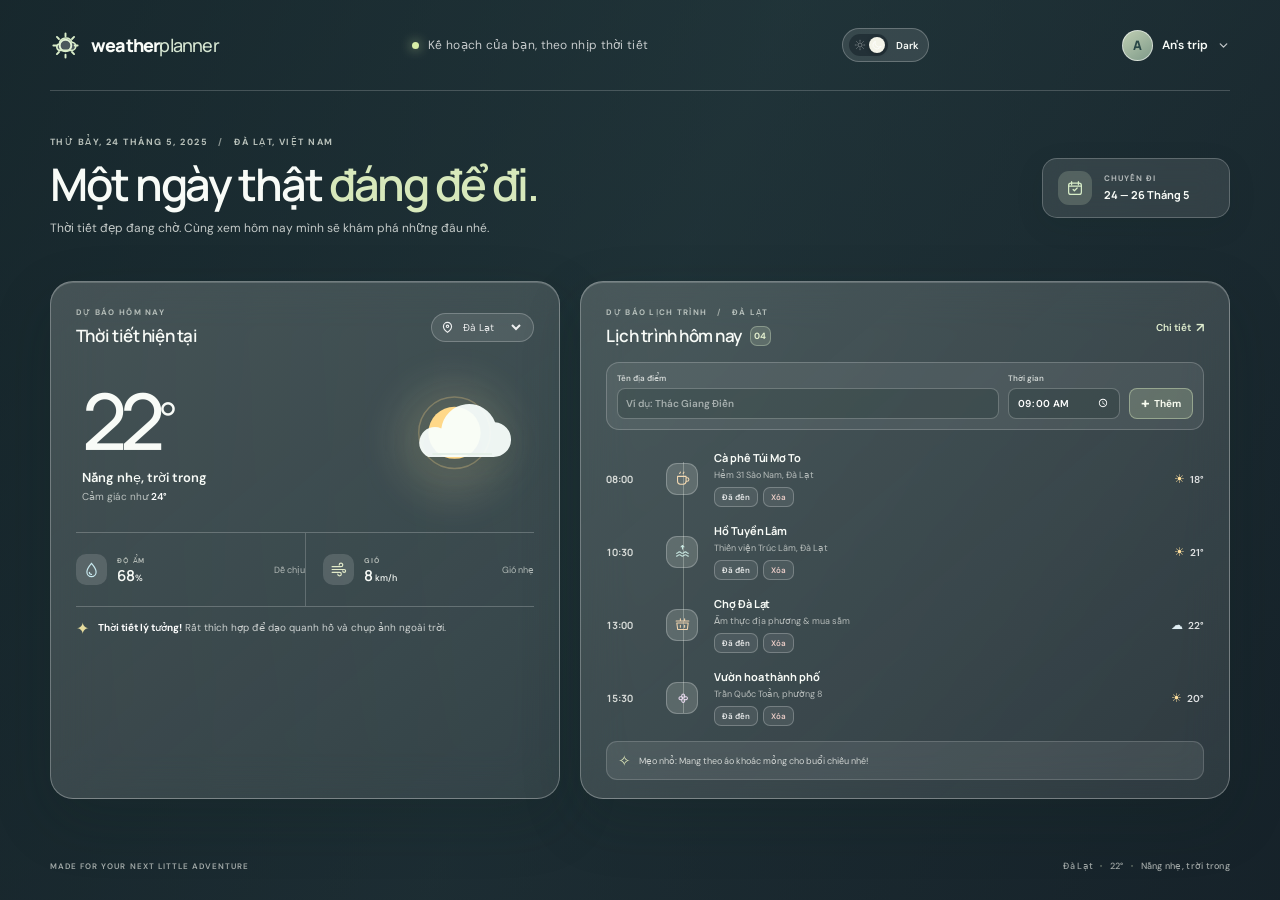
<file: weather-planner.html>
<!DOCTYPE html>
<html lang="vi" data-theme="dark">
<head>
  <meta charset="UTF-8">
  <meta name="viewport" content="width=device-width, initial-scale=1.0">
  <meta name="theme-color" content="#26383d">
  <meta name="description" content="Lên kế hoạch cho chuyến đi của bạn cùng dự báo thời tiết hôm nay.">
  <title>Weather Planner — Lên kế hoạch chuyến đi</title>
  <link rel="preconnect" href="https://fonts.googleapis.com">
  <link rel="preconnect" href="https://fonts.gstatic.com" crossorigin>
  <link href="https://fonts.googleapis.com/css2?family=DM+Sans:wght@400;500;600;700&family=Manrope:wght@400;500;600;700;800&display=swap" rel="stylesheet">
  <link rel="stylesheet" href="weather-planner.css">
</head>
<body>
  <main class="planner">
    <header class="topbar">
      <a class="brand" href="#" aria-label="Weather Planner — Trang chủ">
        <span class="brand-mark" aria-hidden="true">
          <svg viewBox="0 0 32 32" fill="none">
            <path d="M16 3.5v3M16 25.5v3M3.5 16h3m19 0h3M7.15 7.15l2.12 2.12m13.46 13.46 2.12 2.12m0-17.7-2.12 2.12M9.27 22.73l-2.12 2.12" stroke="currentColor" stroke-width="2" stroke-linecap="round"/>
            <circle cx="16" cy="16" r="6" stroke="currentColor" stroke-width="2"/>
            <path d="M11 21h11.3a4.2 4.2 0 0 0 .35-8.39 6.7 6.7 0 0 0-12.93 1.52A3.5 3.5 0 0 0 11 21Z" fill="#fff" fill-opacity=".22" stroke="currentColor" stroke-width="1.7" stroke-linejoin="round"/>
          </svg>
        </span>
        <span>weather<span class="brand-light">planner</span></span>
      </a>
      <div class="topbar-note">
        <span class="live-dot" aria-hidden="true"></span>
        <span>Kế hoạch của bạn, theo nhịp thời tiết</span>
      </div>
      <button class="theme-switch" id="theme-switch" type="button" role="switch" aria-checked="true" aria-label="Chuyển sang Light Mode">
        <span class="switch-track" aria-hidden="true">
          <svg class="switch-sun" viewBox="0 0 24 24" fill="none"><circle cx="12" cy="12" r="4" stroke="currentColor" stroke-width="1.7"/><path d="M12 2.5v2m0 15v2m9.5-9.5h-2m-15 0h-2m16.22-6.72-1.42 1.42M6.7 17.3l-1.42 1.42m13.44 0-1.42-1.42M6.7 6.7 5.28 5.28" stroke="currentColor" stroke-width="1.7" stroke-linecap="round"/></svg>
          <svg class="switch-moon" viewBox="0 0 24 24" fill="none"><path d="M19.5 15.2A8 8 0 0 1 8.8 4.5 8.1 8.1 0 1 0 19.5 15.2Z" stroke="currentColor" stroke-width="1.7" stroke-linecap="round" stroke-linejoin="round"/></svg>
          <span class="switch-thumb"></span>
        </span>
        <span class="theme-label">Dark</span>
      </button>
      <a class="profile" href="#lich-trinh" aria-label="Xem lịch trình của bạn">
        <span class="profile-avatar">A</span>
        <span class="profile-name">An's trip</span>
        <svg aria-hidden="true" viewBox="0 0 16 16"><path d="m4 6 4 4 4-4" fill="none" stroke="currentColor" stroke-width="1.6" stroke-linecap="round" stroke-linejoin="round"/></svg>
      </a>
    </header>

    <section class="welcome" aria-labelledby="page-title">
      <div>
        <p class="eyebrow">THỨ BẢY, 24 THÁNG 5, 2025 <span class="eyebrow-divider">/</span> <span id="welcome-city">ĐÀ LẠT</span>, VIỆT NAM</p>
        <h1 id="page-title">Một ngày thật <span>đáng để đi.</span></h1>
        <p class="welcome-copy">Thời tiết đẹp đang chờ. Cùng xem hôm nay mình sẽ khám phá những đâu nhé.</p>
      </div>
      <div class="trip-dates">
        <span class="date-icon" aria-hidden="true">
          <svg viewBox="0 0 24 24" fill="none"><rect x="3.5" y="5.5" width="17" height="15" rx="3" stroke="currentColor" stroke-width="1.6"/><path d="M7.5 3.5v4m9-4v4m-13 2h17" stroke="currentColor" stroke-width="1.6" stroke-linecap="round"/><path d="m9.5 14 1.7 1.7 3.7-3.7" stroke="currentColor" stroke-width="1.6" stroke-linecap="round" stroke-linejoin="round"/></svg>
        </span>
        <span><small>CHUYẾN ĐI</small><strong>24 — 26 Tháng 5</strong></span>
      </div>
    </section>

    <section class="dashboard" aria-label="Thời tiết và lịch trình du lịch">
      <article class="weather-card glass-card" aria-labelledby="weather-title">
        <div class="card-heading">
          <div>
            <p class="section-kicker">DỰ BÁO HÔM NAY</p>
            <h2 id="weather-title">Thời tiết hiện tại</h2>
          </div>
          <label class="location-pill location-control" for="city-select">
            <svg aria-hidden="true" viewBox="0 0 16 16"><path d="M13 6.7c0 3.5-5 7.3-5 7.3S3 10.2 3 6.7a5 5 0 1 1 10 0Z" fill="none" stroke="currentColor" stroke-width="1.4"/><circle cx="8" cy="6.5" r="1.5" fill="none" stroke="currentColor" stroke-width="1.4"/></svg>
            <select id="city-select" aria-label="Chọn thành phố">
              <option value="bien-hoa">Biên Hòa</option>
              <option value="da-lat" selected>Đà Lạt</option>
              <option value="vung-tau">Vũng Tàu</option>
            </select>
          </label>
        </div>

        <div class="weather-main">
          <div class="temperature-block">
            <div class="temperature"><span id="temperature-value">22</span><span>°</span></div>
            <p class="condition" id="weather-condition">Nắng nhẹ, trời trong</p>
            <p class="feels-like">Cảm giác như <strong id="feels-like-value">24°</strong></p>
          </div>
          <div class="sun-art" data-weather="sunny" aria-hidden="true">
            <span class="sun-halo"></span>
            <svg class="weather-art-sunny" viewBox="0 0 150 150" fill="none">
              <circle cx="75" cy="67" r="27" fill="#FFD889"/>
              <circle cx="75" cy="67" r="37" stroke="#FFD889" stroke-opacity=".28" stroke-width="1.5"/>
              <path d="M48 92h67.5a18 18 0 0 0 1.47-35.94 28.8 28.8 0 0 0-55.59 6.52A15 15 0 0 0 48 92Z" fill="#F9FFFD" fill-opacity=".94"/>
              <path d="M53 89h60" stroke="#E5F0E8" stroke-width="2" stroke-linecap="round"/>
            </svg>
            <svg class="weather-art-rainy" viewBox="0 0 150 150" fill="none">
              <path d="M38 78h74a19 19 0 0 0 1.5-37.94 30 30 0 0 0-57.9 6.5A16 16 0 0 0 38 78Z" fill="#F9FFFD" fill-opacity=".94"/>
              <path d="m52 91-5 11m25-11-5 11m25-11-5 11" stroke="#BCE7E6" stroke-width="5" stroke-linecap="round"/>
              <path d="m47 111-2 5m25-5-2 5m25-5-2 5" stroke="#BCE7E6" stroke-width="3" stroke-linecap="round" opacity=".72"/>
            </svg>
          </div>
        </div>

        <div class="weather-stats">
          <div class="stat">
            <span class="stat-icon humidity-icon" aria-hidden="true">
              <svg viewBox="0 0 24 24" fill="none"><path d="M12 3.5S5.5 11 5.5 15.5a6.5 6.5 0 0 0 13 0C18.5 11 12 3.5 12 3.5Z" stroke="currentColor" stroke-width="1.7"/><path d="M9 16a3 3 0 0 0 3 3" stroke="currentColor" stroke-width="1.7" stroke-linecap="round"/></svg>
            </span>
            <span class="stat-copy"><small>ĐỘ ẨM</small><strong><span id="humidity-value">68</span><small>%</small></strong></span>
            <span class="stat-note" id="humidity-note">Dễ chịu</span>
          </div>
          <div class="stat">
            <span class="stat-icon wind-icon" aria-hidden="true">
              <svg viewBox="0 0 24 24" fill="none"><path d="M3 8h12.5a2.5 2.5 0 1 0-2.5-2.5M3 12h17a2 2 0 1 1-2 2M3 16h10.5a2.5 2.5 0 1 1-2.5 2.5" stroke="currentColor" stroke-width="1.7" stroke-linecap="round"/></svg>
            </span>
            <span class="stat-copy"><small>GIÓ</small><strong><span id="wind-value">8</span><small> km/h</small></strong></span>
            <span class="stat-note" id="wind-note">Gió nhẹ</span>
          </div>
        </div>

        <div class="weather-tip">
          <span class="tip-sparkle" aria-hidden="true">✦</span>
          <p><strong id="weather-tip-title">Thời tiết lý tưởng!</strong> <span id="weather-tip-copy">Rất thích hợp để dạo quanh hồ và chụp ảnh ngoài trời.</span></p>
        </div>
      </article>

      <article class="itinerary-card glass-card" id="lich-trinh" aria-labelledby="itinerary-title">
        <div class="card-heading itinerary-heading">
          <div>
            <p class="section-kicker">DỰ BÁO LỊCH TRÌNH <span class="eyebrow-divider">/</span> <span id="itinerary-city">ĐÀ LẠT</span></p>
            <h2 id="itinerary-title">Lịch trình hôm nay <span class="count-badge" id="itinerary-count">04</span></h2>
          </div>
          <a class="edit-link" href="#lich-trinh">Chi tiết <span aria-hidden="true">↗</span></a>
        </div>

        <form class="itinerary-form" id="itinerary-form">
          <label class="itinerary-field">
            <span>Tên địa điểm</span>
            <input id="place-name" name="placeName" type="text" placeholder="Ví dụ: Thác Giang Điền" maxlength="80" required>
          </label>
          <label class="itinerary-field time-field">
            <span>Thời gian</span>
            <input id="place-time" name="placeTime" type="time" value="09:00" required>
          </label>
          <button class="add-place-button" type="submit"><span aria-hidden="true">+</span> Thêm</button>
        </form>

        <ol class="itinerary-list" id="itinerary-list">
          <li class="itinerary-item">
            <time datetime="2025-05-24T08:00">08:00</time>
            <span class="timeline-marker marker-coffee" aria-hidden="true">
              <svg viewBox="0 0 24 24" fill="none"><path d="M5 9h12v7a4 4 0 0 1-4 4H9a4 4 0 0 1-4-4V9Zm12 2h1.5a2.5 2.5 0 0 1 0 5H17M8 5c0-1 1-1 1-2m4 2c0-1 1-1 1-2" stroke="currentColor" stroke-width="1.5" stroke-linecap="round" stroke-linejoin="round"/></svg>
            </span>
            <div class="place-info"><h3>Cà phê Túi Mơ To</h3><p>Hẻm 31 Sào Nam, Đà Lạt</p><div class="place-actions"><button class="visit-button" type="button" data-action="visit" aria-pressed="false">Đã đến</button><button class="delete-button" type="button" data-action="delete">Xóa</button></div></div>
            <span class="place-weather" data-itinerary-weather><span class="weather-symbol" aria-hidden="true">☀</span> <span class="itinerary-temperature">18°</span></span>
          </li>
          <li class="itinerary-item">
            <time datetime="2025-05-24T10:30">10:30</time>
            <span class="timeline-marker marker-lake" aria-hidden="true">
              <svg viewBox="0 0 24 24" fill="none"><path d="M3.5 14.5c2.1 0 2.1-2 4.2-2s2.1 2 4.2 2 2.1-2 4.2-2 2.1 2 4.2 2M3.5 18.5c2.1 0 2.1-2 4.2-2s2.1 2 4.2 2 2.1-2 4.2-2 2.1 2 4.2 2M12 3.5v5m-2-3 2-2 2 2" stroke="currentColor" stroke-width="1.5" stroke-linecap="round" stroke-linejoin="round"/></svg>
            </span>
            <div class="place-info"><h3>Hồ Tuyền Lâm</h3><p>Thiền viện Trúc Lâm, Đà Lạt</p><div class="place-actions"><button class="visit-button" type="button" data-action="visit" aria-pressed="false">Đã đến</button><button class="delete-button" type="button" data-action="delete">Xóa</button></div></div>
            <span class="place-weather" data-itinerary-weather><span class="weather-symbol" aria-hidden="true">☀</span> <span class="itinerary-temperature">21°</span></span>
          </li>
          <li class="itinerary-item">
            <time datetime="2025-05-24T13:00">13:00</time>
            <span class="timeline-marker marker-food" aria-hidden="true">
              <svg viewBox="0 0 24 24" fill="none"><path d="M4 10h16l-1.2 9H5.2L4 10Zm-1-3h18M9 4v3m6-3v3" stroke="currentColor" stroke-width="1.5" stroke-linecap="round" stroke-linejoin="round"/><path d="M9 13v3m6-3v3" stroke="currentColor" stroke-width="1.5" stroke-linecap="round"/></svg>
            </span>
            <div class="place-info"><h3>Chợ Đà Lạt</h3><p>Ẩm thực địa phương &amp; mua sắm</p><div class="place-actions"><button class="visit-button" type="button" data-action="visit" aria-pressed="false">Đã đến</button><button class="delete-button" type="button" data-action="delete">Xóa</button></div></div>
            <span class="place-weather" data-itinerary-weather><span class="weather-symbol" aria-hidden="true">☁</span> <span class="itinerary-temperature">22°</span></span>
          </li>
          <li class="itinerary-item">
            <time datetime="2025-05-24T15:30">15:30</time>
            <span class="timeline-marker marker-flower" aria-hidden="true">
              <svg viewBox="0 0 24 24" fill="none"><path d="M12 12c-2-2-1-5 1-5s3 3 1 5c2-2 5-1 5 1s-3 3-5 1c2 2 1 5-1 5s-3-3-1-5c-2 2-5 1-5-1s3-3 5-1Z" stroke="currentColor" stroke-width="1.5" stroke-linejoin="round"/><circle cx="12" cy="13" r="1.2" fill="currentColor"/></svg>
            </span>
            <div class="place-info"><h3>Vườn hoa thành phố</h3><p>Trần Quốc Toản, phường 8</p><div class="place-actions"><button class="visit-button" type="button" data-action="visit" aria-pressed="false">Đã đến</button><button class="delete-button" type="button" data-action="delete">Xóa</button></div></div>
            <span class="place-weather" data-itinerary-weather><span class="weather-symbol" aria-hidden="true">☀</span> <span class="itinerary-temperature">20°</span></span>
          </li>
        </ol>

        <div class="itinerary-footer">
          <span class="footer-icon" aria-hidden="true">✧</span>
          <p>Mẹo nhỏ: Mang theo áo khoác mỏng cho buổi chiều nhé!</p>
        </div>
      </article>
    </section>

    <footer class="page-footer">
      <span>MADE FOR YOUR NEXT LITTLE ADVENTURE</span>
      <span class="footer-weather"><span id="footer-city">Đà Lạt</span> <span aria-hidden="true">·</span> <span id="footer-temperature">22°</span> <span aria-hidden="true">·</span> <span id="footer-condition">Nắng nhẹ, trời trong</span></span>
    </footer>
  </main>
  <script src="weather-planner.js" defer></script>
</body>
</html>
</file>
<file: weather-planner.css>
:root {
  color-scheme: light;
  font-family: "DM Sans", sans-serif;
  color: #f8fbf7;
  background: #294747;
  font-synthesis: none;
  text-rendering: optimizeLegibility;
  -webkit-font-smoothing: antialiased;
  -moz-osx-font-smoothing: grayscale;
  font-optical-sizing: auto;
  font-weight: 400;
  --ink: #f8fbf7;
  --muted: rgba(248, 251, 247, .68);
  --mint: #c7e5ce;
  --dark-green: #254a43;
}

* {
  box-sizing: border-box;
}

body {
  min-width: 320px;
  min-height: 100vh;
  margin: 0;
  background-color: #294747;
  background-image:
    linear-gradient(112deg, rgba(17, 29, 36, .68) 0%, rgba(27, 39, 48, .47) 48%, rgba(19, 28, 37, .72) 100%),
    linear-gradient(0deg, rgba(19, 29, 36, .5), rgba(19, 29, 36, .2)),
    url("https://images.unsplash.com/photo-1511497584788-876760111969?auto=format&fit=crop&w=2400&q=85");
  background-position: center, center, center 52%;
  background-size: cover;
  background-attachment: fixed;
}

body::before {
  position: fixed;
  z-index: -1;
  background: radial-gradient(ellipse at 50% 0%, rgba(208, 226, 194, .17), transparent 58%);
  content: "";
  inset: 0;
  pointer-events: none;
}

a {
  color: inherit;
  text-decoration: none;
}

.planner {
  width: min(1180px, calc(100% - 80px));
  min-height: 100vh;
  margin: 0 auto;
  display: flex;
  flex-direction: column;
}

.topbar {
  min-height: 91px;
  display: flex;
  align-items: center;
  justify-content: space-between;
  border-bottom: 1px solid rgba(255, 255, 255, .19);
}

.brand {
  display: inline-flex;
  align-items: center;
  gap: 10px;
  font-family: "Manrope", sans-serif;
  font-size: 18px;
  font-weight: 800;
  letter-spacing: -.8px;
}

.brand-mark {
  width: 31px;
  height: 31px;
  display: inline-flex;
  color: #d9edc9;
}

.brand-mark svg {
  width: 100%;
  height: 100%;
}

.brand-light {
  color: #d5e5d1;
  font-weight: 500;
}

.topbar-note {
  display: flex;
  align-items: center;
  gap: 9px;
  color: rgba(255, 255, 255, .75);
  font-size: 12px;
  letter-spacing: .025em;
}

.theme-switch {
  display: inline-flex;
  align-items: center;
  gap: 8px;
  padding: 5px 9px 5px 6px;
  border: 1px solid rgba(255, 255, 255, .24);
  border-radius: 22px;
  background: rgba(255, 255, 255, .11);
  color: #f8fbf7;
  font: inherit;
  font-size: 10px;
  font-weight: 600;
  cursor: pointer;
  transition: background .2s ease, border-color .2s ease, color .2s ease;
}

.theme-switch:hover {
  background: rgba(255, 255, 255, .19);
}

.theme-switch:focus-visible {
  outline: 2px solid #d8eea8;
  outline-offset: 3px;
}

.switch-track {
  position: relative;
  width: 39px;
  height: 22px;
  display: inline-flex;
  align-items: center;
  justify-content: space-between;
  padding: 0 5px;
  border-radius: 20px;
  background: rgba(14, 23, 33, .48);
}

.switch-track svg {
  z-index: 1;
  width: 12px;
  height: 12px;
  color: rgba(255, 255, 255, .84);
}

.switch-thumb {
  position: absolute;
  top: 3px;
  left: 3px;
  width: 16px;
  height: 16px;
  border-radius: 50%;
  background: #f4f4e9;
  box-shadow: 0 1px 4px rgba(0, 0, 0, .25);
  transition: transform .2s ease;
}

.theme-switch[aria-checked="true"] .switch-thumb {
  transform: translateX(17px);
}

.switch-sun {
  opacity: .48;
}

.switch-moon {
  opacity: 1;
}

.theme-switch[aria-checked="false"] .switch-sun {
  opacity: 1;
}

.theme-switch[aria-checked="false"] .switch-moon {
  opacity: .48;
}

.live-dot {
  width: 7px;
  height: 7px;
  border-radius: 50%;
  background: #d8eea8;
  box-shadow: 0 0 12px rgba(216, 238, 168, .8);
}

.profile {
  display: inline-flex;
  align-items: center;
  gap: 9px;
  font-size: 12px;
  font-weight: 600;
}

.profile-avatar {
  width: 31px;
  height: 31px;
  display: grid;
  place-items: center;
  border: 1px solid rgba(255, 255, 255, .56);
  border-radius: 50%;
  background: linear-gradient(145deg, rgba(218, 233, 200, .86), rgba(158, 189, 165, .76));
  color: #294747;
  font-family: "Manrope", sans-serif;
  font-size: 13px;
  font-weight: 800;
}

.profile svg {
  width: 13px;
  height: 13px;
  color: rgba(255, 255, 255, .73);
}

.welcome {
  min-height: 190px;
  display: flex;
  align-items: center;
  justify-content: space-between;
  gap: 30px;
  padding: 30px 0 27px;
}

.eyebrow,
.section-kicker {
  margin: 0;
  color: rgba(244, 249, 238, .73);
  font-size: 9px;
  font-weight: 700;
  letter-spacing: .16em;
}

.eyebrow-divider {
  margin: 0 7px;
  color: rgba(243, 248, 236, .52);
}

h1,
h2,
h3,
p {
  margin-top: 0;
}

h1,
h2,
h3 {
  font-family: "Manrope", sans-serif;
}

h1 {
  margin: 11px 0 8px;
  font-size: clamp(31px, 4vw, 45px);
  font-weight: 600;
  letter-spacing: -2.1px;
  line-height: 1.14;
}

h1 span {
  color: #d7e8bb;
}

.welcome-copy {
  margin: 0;
  color: rgba(249, 251, 247, .76);
  font-size: 12px;
  line-height: 1.7;
}

.trip-dates {
  min-width: 188px;
  display: flex;
  align-items: center;
  gap: 12px;
  padding: 12px 15px;
  border: 1px solid rgba(255, 255, 255, .22);
  border-radius: 15px;
  background: rgba(255, 255, 255, .105);
  box-shadow: 0 8px 28px rgba(13, 35, 32, .1);
  backdrop-filter: blur(14px);
  -webkit-backdrop-filter: blur(14px);
}

.date-icon {
  width: 34px;
  height: 34px;
  display: grid;
  place-items: center;
  border-radius: 11px;
  background: rgba(220, 238, 200, .19);
  color: #d8edc8;
}

.date-icon svg {
  width: 18px;
  height: 18px;
}

.trip-dates small,
.trip-dates strong {
  display: block;
}

.trip-dates small {
  margin-bottom: 4px;
  color: rgba(249, 251, 247, .63);
  font-size: 8px;
  font-weight: 700;
  letter-spacing: .13em;
}

.trip-dates strong {
  font-family: "Manrope", sans-serif;
  font-size: 11px;
  font-weight: 700;
}

.dashboard {
  display: grid;
  grid-template-columns: minmax(0, .88fr) minmax(0, 1.12fr);
  gap: 20px;
  align-items: stretch;
}

.glass-card {
  border: 1px solid rgba(255, 255, 255, .3);
  border-radius: 23px;
  background: linear-gradient(140deg, rgba(248, 251, 243, .2), rgba(241, 248, 241, .105));
  box-shadow: 0 22px 60px rgba(13, 34, 32, .2), inset 0 1px 0 rgba(255, 255, 255, .17);
  backdrop-filter: blur(22px);
  -webkit-backdrop-filter: blur(22px);
}

.weather-card {
  position: relative;
  min-height: 452px;
  overflow: hidden;
  padding: 25px 25px 19px;
}

.card-heading {
  display: flex;
  align-items: center;
  justify-content: space-between;
  gap: 14px;
}

.section-kicker {
  margin-bottom: 7px;
  color: rgba(246, 250, 242, .64);
  font-size: 8px;
}

h2 {
  margin: 0;
  font-size: 17px;
  font-weight: 600;
  letter-spacing: -.55px;
}

.location-pill {
  display: inline-flex;
  align-items: center;
  gap: 5px;
  padding: 6px 9px;
  border: 1px solid rgba(255, 255, 255, .23);
  border-radius: 20px;
  background: rgba(255, 255, 255, .09);
  color: rgba(255, 255, 255, .9);
  font-size: 10px;
}

.location-control {
  cursor: pointer;
}

.location-pill svg {
  width: 13px;
  height: 13px;
  flex: 0 0 auto;
}

.location-pill select {
  max-width: 105px;
  padding: 0;
  border: 0;
  outline: 0;
  background: transparent;
  color: inherit;
  font: inherit;
  cursor: pointer;
}

.location-pill select option {
  background: #294747;
  color: #fff;
}

.weather-main {
  min-height: 185px;
  display: flex;
  align-items: center;
  justify-content: space-between;
  padding: 6px 6px 0;
}

.temperature {
  font-family: "Manrope", sans-serif;
  font-size: 78px;
  font-weight: 500;
  letter-spacing: -7px;
  line-height: .98;
}

.temperature > span:last-child {
  position: relative;
  top: -20px;
  margin-left: 2px;
  font-size: 38px;
  font-weight: 400;
  letter-spacing: -2px;
}

.condition {
  margin: 10px 0 4px;
  font-size: 13px;
  font-weight: 600;
}

.feels-like {
  margin: 0;
  color: rgba(246, 249, 244, .68);
  font-size: 10px;
}

.feels-like strong {
  color: #fff;
  font-weight: 600;
}

.sun-art {
  position: relative;
  width: 153px;
  height: 153px;
  display: grid;
  place-items: center;
  margin: 0 -3px 5px 0;
}

.sun-art svg {
  position: relative;
  z-index: 1;
  width: 145px;
  height: 145px;
  filter: drop-shadow(0 8px 14px rgba(29, 49, 39, .14));
}

.sun-art .weather-art-rainy {
  display: none;
}

.sun-art[data-weather="rainy"] .weather-art-sunny {
  display: none;
}

.sun-art[data-weather="rainy"] .weather-art-rainy {
  display: block;
}

.sun-art[data-weather="rainy"] .sun-halo {
  background: rgba(187, 224, 229, .17);
}

.sun-halo {
  position: absolute;
  width: 111px;
  height: 111px;
  border-radius: 50%;
  background: rgba(249, 227, 167, .16);
  filter: blur(19px);
}

.weather-stats {
  display: grid;
  grid-template-columns: 1fr 1fr;
  border-top: 1px solid rgba(255, 255, 255, .22);
  border-bottom: 1px solid rgba(255, 255, 255, .22);
}

.stat {
  min-height: 73px;
  display: flex;
  align-items: center;
  gap: 10px;
}

.stat + .stat {
  padding-left: 17px;
  border-left: 1px solid rgba(255, 255, 255, .2);
}

.stat-icon {
  width: 31px;
  height: 31px;
  display: grid;
  flex: 0 0 31px;
  place-items: center;
  border-radius: 10px;
  background: rgba(255, 255, 255, .14);
}

.stat-icon svg {
  width: 17px;
  height: 17px;
}

.humidity-icon {
  color: #c8e9ef;
}

.wind-icon {
  color: #e2eac9;
}

.stat-copy {
  display: flex;
  flex-direction: column;
  gap: 3px;
}

.stat-copy > small {
  color: rgba(245, 249, 240, .64);
  font-size: 7px;
  font-weight: 700;
  letter-spacing: .12em;
}

.stat-copy strong {
  font-family: "Manrope", sans-serif;
  font-size: 15px;
  font-weight: 600;
  line-height: 1;
}

.stat-copy strong small {
  font-family: "DM Sans", sans-serif;
  font-size: 9px;
  font-weight: 500;
}

.stat-note {
  margin-left: auto;
  color: rgba(246, 249, 243, .64);
  font-size: 9px;
}

.weather-tip {
  display: flex;
  align-items: flex-start;
  gap: 9px;
  padding: 13px 0 0;
}

.tip-sparkle {
  color: #e6dc9e;
  font-size: 16px;
  line-height: 1.1;
}

.weather-tip p {
  margin: 0;
  color: rgba(250, 251, 248, .77);
  font-size: 10px;
  line-height: 1.6;
}

.weather-tip strong {
  color: #fff;
  font-weight: 700;
}

.itinerary-card {
  min-height: 452px;
  padding: 25px 25px 18px;
}

.itinerary-heading {
  margin-bottom: 15px;
}

.itinerary-form {
  display: grid;
  grid-template-columns: minmax(0, 1fr) 112px auto;
  align-items: end;
  gap: 9px;
  margin: 0 0 12px;
  padding: 10px;
  border: 1px solid rgba(255, 255, 255, .2);
  border-radius: 13px;
  background: rgba(255, 255, 255, .075);
}

.itinerary-field {
  min-width: 0;
  display: grid;
  gap: 5px;
  color: rgba(248, 251, 247, .76);
  font-size: 8px;
  font-weight: 600;
}

.itinerary-field input {
  width: 100%;
  min-width: 0;
  height: 31px;
  padding: 0 8px;
  border: 1px solid rgba(255, 255, 255, .24);
  border-radius: 8px;
  outline: 0;
  background: rgba(17, 37, 35, .22);
  color: #fff;
  color-scheme: dark;
  font: inherit;
  font-size: 10px;
}

.itinerary-field input::placeholder {
  color: rgba(248, 251, 247, .55);
}

.itinerary-field input:focus-visible {
  border-color: #d8eea8;
  box-shadow: 0 0 0 2px rgba(216, 238, 168, .18);
}

.add-place-button {
  height: 31px;
  display: inline-flex;
  align-items: center;
  justify-content: center;
  gap: 4px;
  padding: 0 11px;
  border: 1px solid rgba(222, 239, 196, .42);
  border-radius: 8px;
  background: rgba(207, 230, 181, .2);
  color: #f7fbef;
  font: inherit;
  font-size: 10px;
  font-weight: 700;
  cursor: pointer;
  transition: background .2s ease, transform .2s ease;
}

.add-place-button:hover {
  transform: translateY(-1px);
  background: rgba(207, 230, 181, .32);
}

.add-place-button span {
  font-size: 15px;
  line-height: 1;
}

.itinerary-heading h2 {
  display: flex;
  align-items: center;
  gap: 8px;
}

.count-badge {
  min-width: 21px;
  height: 20px;
  display: inline-grid;
  place-items: center;
  border: 1px solid rgba(224, 239, 208, .32);
  border-radius: 7px;
  background: rgba(211, 232, 191, .18);
  color: #e3efce;
  font-family: "DM Sans", sans-serif;
  font-size: 9px;
  font-weight: 700;
  letter-spacing: 0;
}

.edit-link {
  display: inline-flex;
  align-items: center;
  gap: 5px;
  color: #e0edcf;
  font-size: 10px;
  font-weight: 600;
}

.edit-link span {
  font-size: 13px;
}

.itinerary-list {
  position: relative;
  margin: 0;
  padding: 0;
  list-style: none;
}

.itinerary-list::before {
  position: absolute;
  top: 20px;
  bottom: 21px;
  left: 77px;
  width: 1px;
  background: rgba(237, 246, 231, .3);
  content: "";
}

.itinerary-item {
  position: relative;
  min-height: 69px;
  display: grid;
  grid-template-columns: 50px 38px minmax(0, 1fr) 46px;
  align-items: center;
  column-gap: 10px;
}

.itinerary-item time {
  color: rgba(250, 251, 247, .82);
  font-family: "Manrope", sans-serif;
  font-size: 10px;
  font-weight: 700;
  font-variant-numeric: tabular-nums;
}

.timeline-marker {
  position: relative;
  z-index: 1;
  width: 32px;
  height: 32px;
  display: grid;
  place-items: center;
  border: 1px solid rgba(255, 255, 255, .24);
  border-radius: 11px;
  background: rgba(247, 251, 243, .16);
  color: #ecf3df;
}

.timeline-marker svg {
  width: 17px;
  height: 17px;
}

.marker-coffee {
  color: #f4d9b2;
}

.marker-lake {
  color: #c8e7e1;
}

.marker-food {
  color: #f1d4ae;
}

.marker-flower {
  color: #e8d8ee;
}

.place-info {
  min-width: 0;
  align-self: center;
  padding: 8px 0;
}

.place-info h3 {
  overflow: hidden;
  margin: 0 0 4px;
  font-size: 11px;
  font-weight: 700;
  letter-spacing: -.1px;
  text-overflow: ellipsis;
  white-space: nowrap;
}

.place-actions {
  display: flex;
  flex-wrap: wrap;
  gap: 5px;
  margin-top: 6px;
}

.place-actions button {
  min-height: 20px;
  padding: 2px 7px;
  border: 1px solid rgba(255, 255, 255, .24);
  border-radius: 7px;
  background: rgba(255, 255, 255, .08);
  color: rgba(255, 255, 255, .86);
  font: inherit;
  font-size: 8px;
  font-weight: 600;
  cursor: pointer;
  transition: color .18s ease, background .18s ease, border-color .18s ease, opacity .18s ease;
}

.place-actions button:hover {
  background: rgba(255, 255, 255, .17);
}

.place-actions button:focus-visible {
  outline: 2px solid #d8eea8;
  outline-offset: 2px;
}

.place-actions .visit-button[aria-pressed="true"] {
  border-color: rgba(180, 226, 160, .55);
  background: rgba(143, 202, 130, .28);
  color: #e3f4d8;
}

.place-actions .delete-button {
  color: rgba(255, 220, 213, .88);
}

.place-actions .delete-button:hover {
  border-color: rgba(255, 170, 155, .45);
  background: rgba(184, 75, 62, .2);
}

.itinerary-item.is-visited .place-info h3 {
  color: #c8edbb;
}

.itinerary-item.is-removing {
  opacity: 0;
  transform: translateX(12px);
  transition: opacity .2s ease, transform .2s ease;
}

.itinerary-item.is-entering {
  animation: itinerary-arrive .36s ease-out both;
}

@keyframes itinerary-arrive {
  from {
    opacity: 0;
    transform: translateY(9px);
  }

  to {
    opacity: 1;
    transform: translateY(0);
  }
}

.itinerary-item {
  transition: opacity .24s ease, transform .24s ease;
}

.place-info p {
  overflow: hidden;
  margin: 0;
  color: rgba(247, 249, 245, .65);
  font-size: 9px;
  text-overflow: ellipsis;
  white-space: nowrap;
}

.place-weather {
  justify-self: end;
  color: rgba(255, 255, 255, .85);
  font-size: 10px;
  font-weight: 600;
  white-space: nowrap;
}

.place-weather .weather-symbol {
  margin-right: 3px;
  color: #ffdf9d;
  font-size: 12px;
}

.weather-symbol[data-weather="cloudy"] {
  color: #dfedf2;
}

.weather-symbol[data-weather="rainy"] {
  color: #bce7e6;
}

.itinerary-footer {
  min-height: 39px;
  display: flex;
  align-items: center;
  gap: 8px;
  margin-top: 7px;
  padding: 0 11px;
  border: 1px solid rgba(255, 255, 255, .16);
  border-radius: 11px;
  background: rgba(255, 255, 255, .085);
}

.footer-icon {
  color: #e0e9bb;
  font-size: 15px;
}

.itinerary-footer p {
  margin: 0;
  color: rgba(249, 250, 246, .77);
  font-size: 9px;
}

.page-footer {
  min-height: 69px;
  display: flex;
  align-items: center;
  justify-content: space-between;
  gap: 20px;
  margin-top: auto;
  color: rgba(246, 249, 242, .63);
  font-size: 8px;
  font-weight: 600;
  letter-spacing: .13em;
}

.footer-weather {
  font-size: 9px;
  font-weight: 500;
  letter-spacing: .03em;
}

.footer-weather > span[aria-hidden="true"] {
  margin: 0 5px;
  color: #dce8c5;
}

@media (min-width: 1500px) {
  .planner {
    width: min(1240px, calc(100% - 120px));
  }

  .welcome {
    min-height: 205px;
  }

  .weather-card,
  .itinerary-card {
    min-height: 470px;
  }

  .itinerary-item {
    min-height: 73px;
  }
}

@media (max-width: 900px) {
  .planner {
    width: min(760px, calc(100% - 48px));
  }

  .dashboard {
    grid-template-columns: 1fr;
  }

  .weather-card,
  .itinerary-card {
    min-height: auto;
  }

  .weather-card {
    padding-bottom: 22px;
  }

  .itinerary-card {
    padding-bottom: 20px;
  }

  .itinerary-item {
    min-height: 66px;
  }

  .page-footer {
    min-height: 60px;
  }
}

@media (max-width: 560px) {
  .planner {
    width: calc(100% - 34px);
  }

  .topbar {
    min-height: 72px;
  }

  .brand {
    gap: 7px;
    font-size: 16px;
  }

  .brand-mark {
    width: 27px;
    height: 27px;
  }

  .topbar-note,
  .profile-name,
  .profile > svg {
    display: none;
  }

  .profile-avatar {
    width: 32px;
    height: 32px;
  }

  .welcome {
    min-height: auto;
    align-items: flex-start;
    flex-direction: column;
    gap: 18px;
    padding: 30px 0 23px;
  }

  .eyebrow {
    font-size: 8px;
    letter-spacing: .12em;
  }

  h1 {
    max-width: 340px;
    font-size: clamp(31px, 9vw, 40px);
    letter-spacing: -1.8px;
  }

  .welcome-copy {
    max-width: 350px;
    font-size: 11px;
  }

  .trip-dates {
    min-width: 178px;
    padding: 9px 12px;
  }

  .dashboard {
    gap: 14px;
  }

  .weather-card,
  .itinerary-card {
    padding: 20px 18px 18px;
    border-radius: 20px;
  }

  h2 {
    font-size: 15px;
  }

  .weather-main {
    min-height: 166px;
    padding-inline: 0;
  }

  .temperature {
    font-size: 68px;
  }

  .temperature > span:last-child {
    top: -17px;
    font-size: 33px;
  }

  .sun-art {
    width: 124px;
    height: 124px;
    margin-right: -8px;
  }

  .sun-art svg {
    width: 124px;
    height: 124px;
  }

  .stat {
    gap: 7px;
  }

  .stat + .stat {
    padding-left: 10px;
  }

  .stat-icon {
    width: 28px;
    height: 28px;
    flex-basis: 28px;
  }

  .stat-note {
    display: none;
  }

  .itinerary-item {
    grid-template-columns: 43px 34px minmax(0, 1fr) 39px;
    column-gap: 7px;
    min-height: 78px;
  }

  .itinerary-list::before {
    left: 57px;
  }

  .itinerary-form {
    grid-template-columns: minmax(0, 1fr) 94px;
  }

  .itinerary-field:first-child {
    grid-column: 1 / -1;
  }

  .add-place-button {
    width: 100%;
  }

  .timeline-marker {
    width: 30px;
    height: 30px;
  }

  .place-info h3 {
    font-size: 10px;
  }

  .place-info p {
    font-size: 8px;
  }

  .place-weather {
    font-size: 9px;
  }

  .place-weather .weather-symbol {
    margin-right: 1px;
    font-size: 10px;
  }

  .page-footer {
    min-height: 60px;
    font-size: 7px;
    letter-spacing: .08em;
  }

  .footer-weather {
    font-size: 8px;
  }
}

@media (prefers-reduced-motion: no-preference) {
  .glass-card {
    animation: card-arrive .7s cubic-bezier(.2, .75, .25, 1) both;
  }

  .itinerary-card {
    animation-delay: .12s;
  }

  @keyframes card-arrive {
    from {
      opacity: 0;
      transform: translateY(12px);
    }

    to {
      opacity: 1;
      transform: translateY(0);
    }
  }
}

html[data-theme="dark"] {
  color-scheme: dark;
  color: #f8fbf7;
  background: #26383d;
}

html[data-theme="light"] {
  color-scheme: light;
  color: #263c37;
  background: #e8eee6;
}

html[data-theme="light"] body {
  color: #263c37;
  background-color: #e8eee6;
  background-image:
    linear-gradient(112deg, rgba(239, 246, 235, .79) 0%, rgba(239, 246, 235, .6) 48%, rgba(232, 240, 230, .78) 100%),
    linear-gradient(0deg, rgba(234, 242, 232, .42), rgba(234, 242, 232, .3)),
    url("https://images.unsplash.com/photo-1470770841072-f978cf4d019e?auto=format&fit=crop&w=2400&q=85");
}

html[data-theme="light"] .topbar {
  border-bottom-color: rgba(48, 72, 61, .17);
}

html[data-theme="light"] .brand-mark,
html[data-theme="light"] .brand-light,
html[data-theme="light"] .topbar-note,
html[data-theme="light"] .profile svg,
html[data-theme="light"] .eyebrow,
html[data-theme="light"] .section-kicker,
html[data-theme="light"] .welcome-copy,
html[data-theme="light"] .trip-dates small,
html[data-theme="light"] .glass-card,
html[data-theme="light"] .weather-tip p,
html[data-theme="light"] .itinerary-footer p,
html[data-theme="light"] .page-footer {
  color: rgba(38, 60, 55, .78);
}

html[data-theme="light"] .brand-mark {
  color: #436b50;
}

html[data-theme="light"] .brand-light {
  color: #46624d;
}

html[data-theme="light"] .topbar-note,
html[data-theme="light"] .profile svg {
  color: rgba(38, 60, 55, .7);
}

html[data-theme="light"] .live-dot {
  background: #65945e;
  box-shadow: 0 0 12px rgba(101, 148, 94, .5);
}

html[data-theme="light"] h1 span {
  color: #59784d;
}

html[data-theme="light"] .trip-dates {
  border-color: rgba(255, 255, 255, .72);
  background: rgba(255, 255, 255, .59);
}

html[data-theme="light"] .date-icon {
  background: rgba(110, 150, 91, .15);
  color: #466e48;
}

html[data-theme="light"] .glass-card {
  color: #263c37;
  border-color: rgba(255, 255, 255, .78);
  background: linear-gradient(140deg, rgba(255, 255, 255, .79), rgba(247, 250, 244, .65));
  box-shadow: 0 22px 60px rgba(34, 58, 46, .12), inset 0 1px 0 rgba(255, 255, 255, .8);
}

html[data-theme="light"] h2,
html[data-theme="light"] .condition,
html[data-theme="light"] .temperature,
html[data-theme="light"] .itinerary-item time,
html[data-theme="light"] .place-info h3,
html[data-theme="light"] .place-weather,
html[data-theme="light"] .weather-tip strong {
  color: #263c37;
}

html[data-theme="light"] .section-kicker,
html[data-theme="light"] .place-info p,
html[data-theme="light"] .stat-note,
html[data-theme="light"] .feels-like,
html[data-theme="light"] .weather-tip p,
html[data-theme="light"] .itinerary-footer p {
  color: rgba(38, 60, 55, .68);
}

html[data-theme="light"] .feels-like strong {
  color: #263c37;
}

html[data-theme="light"] .location-pill {
  border-color: rgba(73, 103, 79, .21);
  background-color: rgba(255, 255, 255, .56);
  color: #324d39;
}

html[data-theme="light"] .location-pill select option {
  background: #f2f5ed;
  color: #263c37;
}

html[data-theme="light"] .weather-stats {
  border-color: rgba(52, 77, 60, .18);
}

html[data-theme="light"] .stat + .stat {
  border-left-color: rgba(52, 77, 60, .18);
}

html[data-theme="light"] .stat-copy > small {
  color: rgba(38, 60, 55, .62);
}

html[data-theme="light"] .stat-copy strong {
  color: #263c37;
}

html[data-theme="light"] .itinerary-list::before {
  background: rgba(52, 77, 60, .2);
}

html[data-theme="light"] .timeline-marker,
html[data-theme="light"] .itinerary-footer,
html[data-theme="light"] .itinerary-form {
  border-color: rgba(71, 99, 71, .15);
  background-color: rgba(255, 255, 255, .56);
}

html[data-theme="light"] .itinerary-field {
  color: rgba(38, 60, 55, .76);
}

html[data-theme="light"] .itinerary-field input {
  border-color: rgba(71, 99, 71, .2);
  background: rgba(255, 255, 255, .7);
  color: #263c37;
  color-scheme: light;
}

html[data-theme="light"] .itinerary-field input::placeholder {
  color: rgba(38, 60, 55, .5);
}

html[data-theme="light"] .add-place-button {
  border-color: rgba(71, 113, 65, .26);
  background: rgba(123, 167, 102, .2);
  color: #304e35;
}

html[data-theme="light"] .add-place-button:hover {
  background: rgba(123, 167, 102, .31);
}

html[data-theme="light"] .place-actions button {
  border-color: rgba(71, 99, 71, .21);
  background: rgba(255, 255, 255, .6);
  color: #405745;
}

html[data-theme="light"] .place-actions button:hover {
  background: rgba(255, 255, 255, .9);
}

html[data-theme="light"] .place-actions .visit-button[aria-pressed="true"] {
  border-color: rgba(82, 143, 73, .4);
  background: rgba(143, 202, 130, .3);
  color: #315d32;
}

html[data-theme="light"] .place-actions .delete-button {
  color: #97483f;
}

html[data-theme="light"] .itinerary-item.is-visited .place-info h3 {
  color: #477b3e;
}

html[data-theme="light"] .marker-coffee {
  color: #916c3e;
}

html[data-theme="light"] .marker-lake {
  color: #447b77;
}

html[data-theme="light"] .marker-food {
  color: #a07849;
}

html[data-theme="light"] .marker-flower {
  color: #81618c;
}

html[data-theme="light"] .weather-tip .tip-sparkle,
html[data-theme="light"] .footer-icon {
  color: #81924c;
}

html[data-theme="light"] .theme-switch {
  border-color: rgba(52, 77, 60, .22);
  background: rgba(255, 255, 255, .55);
  color: #35483b;
}

html[data-theme="light"] .theme-switch:hover {
  background: rgba(255, 255, 255, .76);
}

html[data-theme="light"] .switch-track {
  background: rgba(140, 162, 119, .45);
}

@media (max-width: 560px) {
  .topbar {
    gap: 8px;
  }

  .theme-switch {
    gap: 0;
    padding: 4px;
  }

  .theme-label {
    display: none;
  }
</file>
